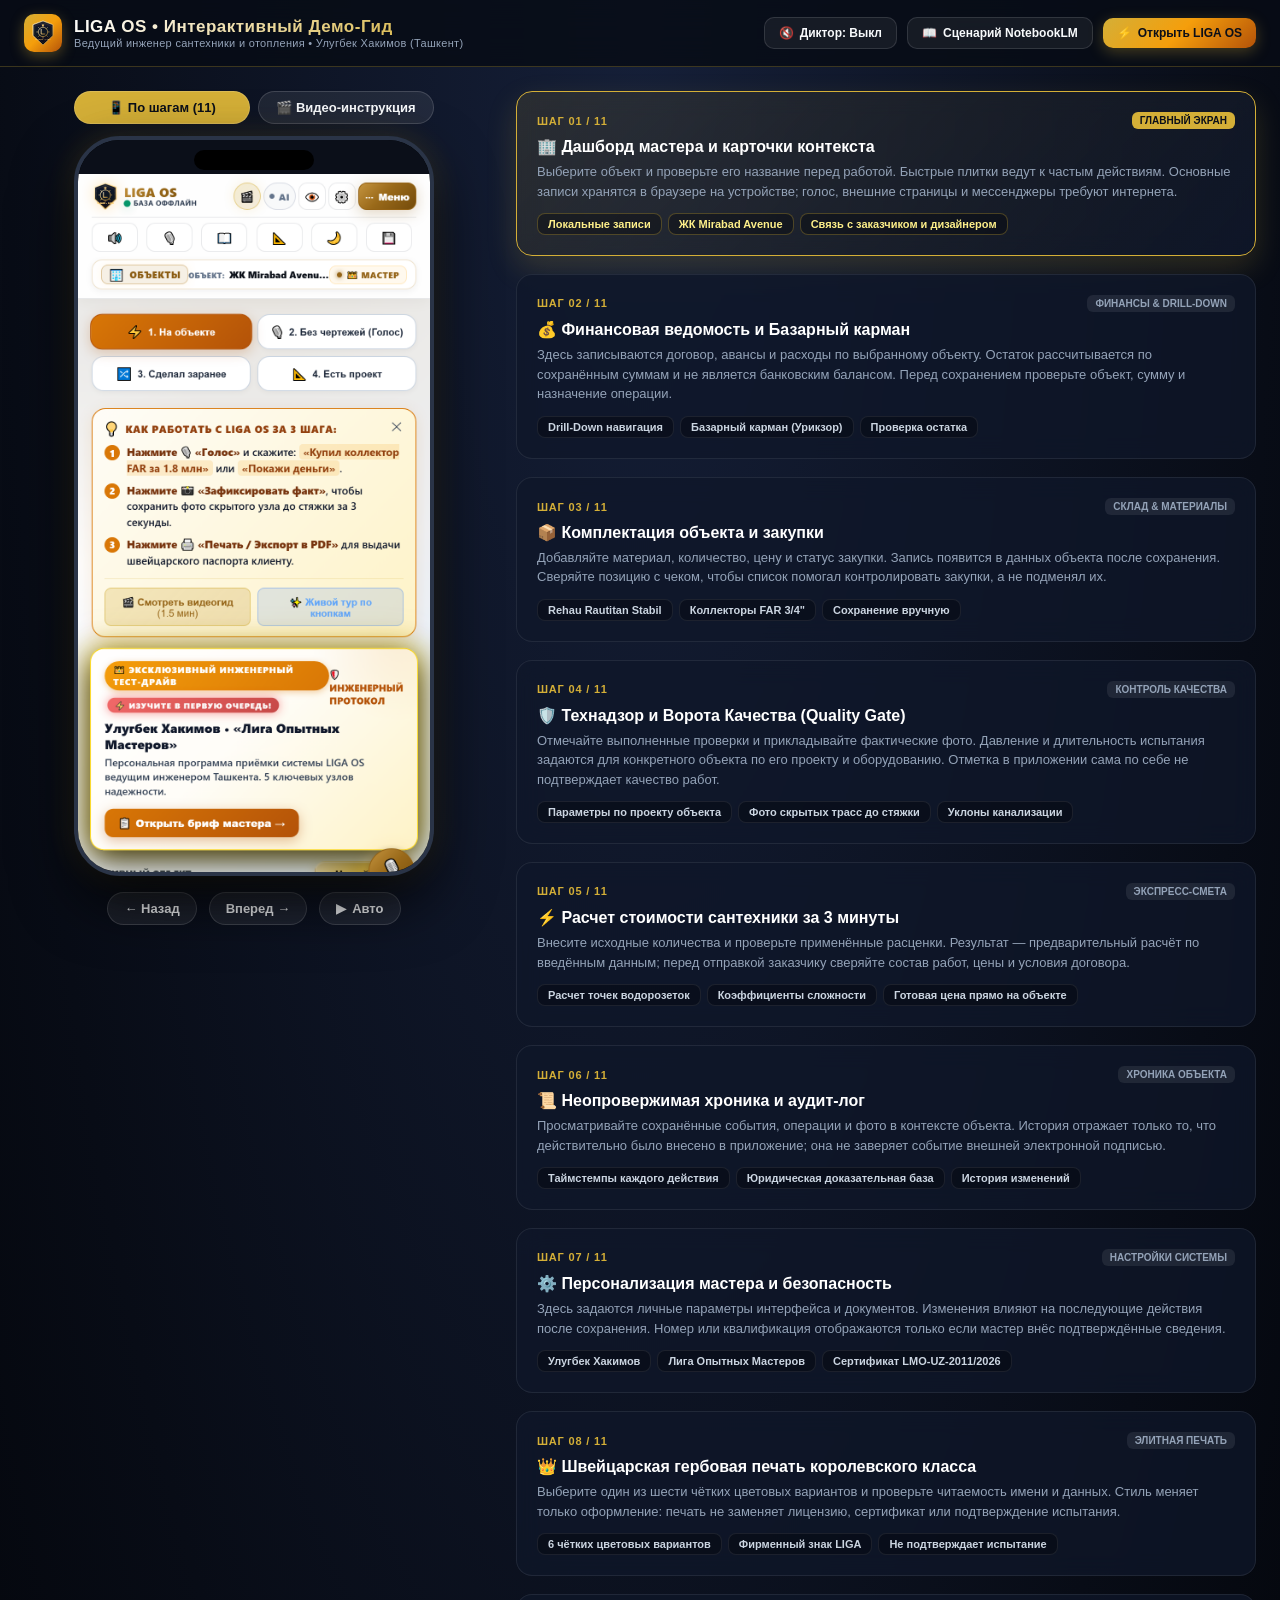
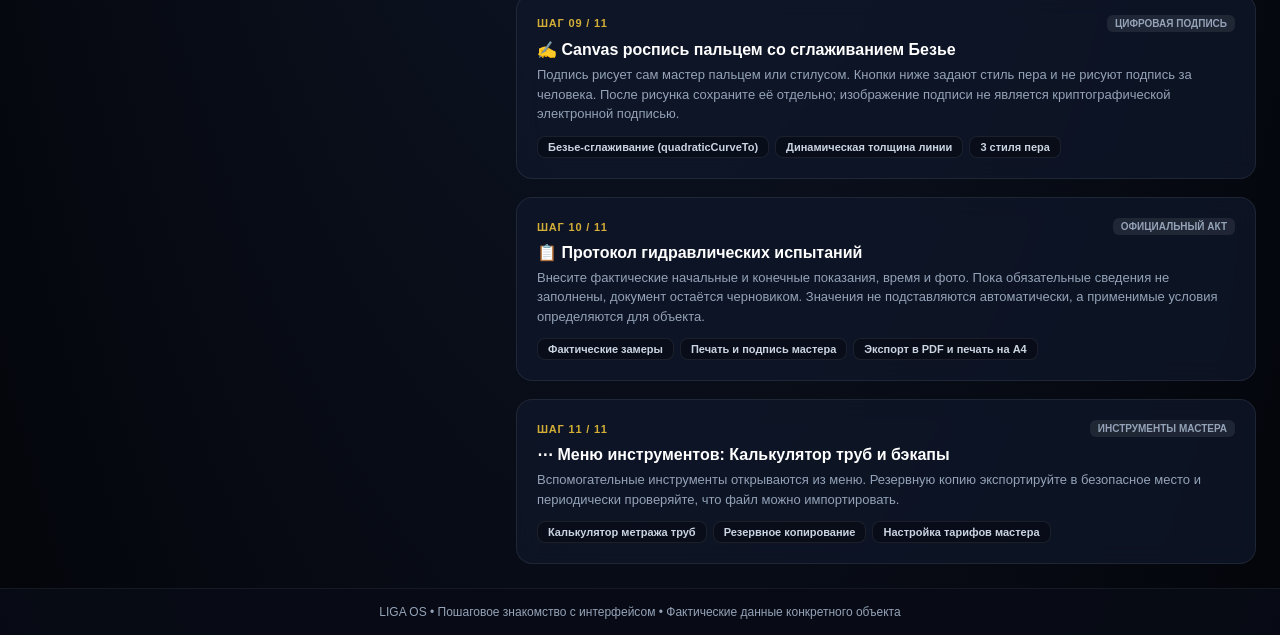
<file: demo/index.html>
<!DOCTYPE html>
<html lang="ru">
<head>
  <meta charset="UTF-8">
  <meta name="viewport" content="width=device-width, initial-scale=1.0">
  <base href="/demo/">
  <title>LIGA OS — Официальная Интерактивная Презентация и Демо-Гид</title>
  <link rel="icon" href="../icons/favicon.ico">
  <style>
    :root {
      --bg-dark: #080c16;
      --bg-card: rgba(15, 23, 42, 0.75);
      --glass-border: rgba(212, 175, 55, 0.25);
      --gold-primary: #d4af37;
      --gold-light: #fef08a;
      --gold-gradient: linear-gradient(135deg, #d4af37 0%, #f59e0b 50%, #b45309 100%);
      --text-main: #f8fafc;
      --text-muted: #94a3b8;
      --neon-emerald: #10b981;
      --neon-cyan: #06b6d4;
      --radius-main: 16px;
      --font-main: -apple-system, BlinkMacSystemFont, "Segoe UI", Roboto, "Helvetica Neue", Arial, sans-serif;
    }

    * {
      box-sizing: border-box;
      margin: 0;
      padding: 0;
    }

    body {
      background: radial-gradient(ellipse at 50% 0%, #151f38 0%, #080c16 70%, #03050a 100%);
      color: var(--text-main);
      font-family: var(--font-main);
      min-height: 100vh;
      display: flex;
      flex-direction: column;
      overflow-x: clip;
    }

    /* Верхняя панель презентации */
    .demo-header {
      display: flex;
      justify-content: space-between;
      align-items: center;
      padding: 14px 24px;
      background: rgba(8, 12, 22, 0.85);
      backdrop-filter: blur(16px);
      border-bottom: 1px solid var(--glass-border);
      position: sticky;
      top: 0;
      z-index: 100;
    }

    .brand-block {
      display: flex;
      align-items: center;
      gap: 12px;
    }

    .brand-logo {
      width: 38px;
      height: 38px;
      border-radius: 10px;
      background: var(--gold-gradient);
      padding: 6px;
      box-shadow: 0 4px 14px rgba(212, 175, 55, 0.35);
    }

    .brand-title {
      font-size: 17px;
      font-weight: 900;
      letter-spacing: 0.5px;
      background: linear-gradient(135deg, #ffffff 0%, var(--gold-primary) 100%);
      -webkit-background-clip: text;
      -webkit-text-fill-color: transparent;
    }

    .brand-tag {
      font-size: 11px;
      color: var(--text-muted);
      letter-spacing: 0.3px;
    }

    .header-actions {
      display: flex;
      align-items: center;
      gap: 10px;
    }

    .btn-action {
      background: rgba(255, 255, 255, 0.06);
      border: 1px solid rgba(255, 255, 255, 0.12);
      color: var(--text-main);
      padding: 8px 14px;
      border-radius: 10px;
      font-size: 12px;
      font-weight: 700;
      cursor: pointer;
      display: flex;
      align-items: center;
      gap: 6px;
      text-decoration: none;
      transition: all 0.2s ease;
    }

    .btn-action:hover {
      background: rgba(212, 175, 55, 0.15);
      border-color: var(--gold-primary);
      transform: translateY(-1px);
    }

    .btn-gold {
      background: var(--gold-gradient);
      color: #0b0f19;
      border: none;
      box-shadow: 0 4px 15px rgba(212, 175, 55, 0.3);
    }

    .btn-gold:hover {
      background: var(--gold-gradient);
      color: #0b0f19;
      box-shadow: 0 6px 20px rgba(212, 175, 55, 0.5);
    }

    .btn-action:focus-visible,
    .control-btn:focus-visible {
      outline: 3px solid #ffe29a;
      outline-offset: 3px;
    }

    /* Основная рабочая область */
    .demo-main {
      flex: 1;
      display: grid;
      grid-template-columns: 460px 1fr;
      align-items: start;
      gap: 32px;
      padding: 24px;
      max-width: 1400px;
      margin: 0 auto;
      width: 100%;
    }

    @media (max-width: 992px) {
      .demo-main {
        grid-template-columns: 1fr;
        padding: 16px;
      }
      .phone-container {
        position: static;
      }
    }

    /* Смартфон-фрейм */
    .phone-container {
      display: flex;
      flex-direction: column;
      align-items: center;
      position: sticky;
      top: 90px;
      align-self: start;
    }

    .phone-mockup {
      width: 360px;
      height: 740px;
      background: #000000;
      border-radius: 46px;
      border: 4px solid #2a3447;
      box-shadow: 0 25px 60px rgba(0, 0, 0, 0.8), 0 0 30px rgba(212, 175, 55, 0.2);
      position: relative;
      overflow: hidden;
      display: flex;
      flex-direction: column;
    }

    .phone-notch {
      position: absolute;
      top: 10px;
      left: 50%;
      transform: translateX(-50%);
      width: 120px;
      height: 20px;
      background: #000;
      border-radius: 12px;
      z-index: 10;
    }

    .phone-screen {
      flex: 1;
      overflow-y: auto;
      background: #0b0f19;
      position: relative;
      padding-top: 34px;
    }

    .phone-screen img {
      width: 100%;
      display: block;
      transition: opacity 0.3s ease;
    }

    .phone-controls {
      display: flex;
      justify-content: center;
      gap: 12px;
      margin-top: 16px;
    }

    .control-btn {
      background: rgba(255, 255, 255, 0.08);
      border: 1px solid rgba(255, 255, 255, 0.15);
      color: var(--text-main);
      padding: 8px 16px;
      border-radius: 20px;
      font-size: 13px;
      font-weight: 700;
      cursor: pointer;
      display: flex;
      align-items: center;
      gap: 6px;
      transition: all 0.2s ease;
    }

    .control-btn:hover {
      background: var(--gold-primary);
      color: #0b0f19;
    }

    /* Панель шагов и описаний */
    .walkthrough-panel {
      display: flex;
      flex-direction: column;
      gap: 18px;
    }

    .step-card {
      background: var(--bg-card);
      border: 1px solid rgba(255, 255, 255, 0.08);
      border-radius: var(--radius-main);
      padding: 20px;
      cursor: pointer;
      transition: all 0.25s cubic-bezier(0.16, 1, 0.3, 1);
      position: relative;
      backdrop-filter: blur(12px);
    }

    .step-card:hover {
      border-color: rgba(212, 175, 55, 0.4);
      transform: translateY(-2px);
      box-shadow: 0 8px 24px rgba(0, 0, 0, 0.4);
    }

    .step-card.active {
      border-color: var(--gold-primary);
      background: linear-gradient(135deg, rgba(212, 175, 55, 0.12) 0%, rgba(15, 23, 42, 0.9) 100%);
      box-shadow: 0 12px 30px rgba(212, 175, 55, 0.18);
    }

    .step-header {
      display: flex;
      justify-content: space-between;
      align-items: center;
      margin-bottom: 8px;
    }

    .step-number {
      font-size: 11px;
      font-weight: 800;
      color: var(--gold-primary);
      text-transform: uppercase;
      letter-spacing: 0.8px;
    }

    .step-badge {
      font-size: 10px;
      font-weight: 800;
      padding: 3px 8px;
      border-radius: 6px;
      background: rgba(255, 255, 255, 0.08);
      color: var(--text-muted);
    }

    .step-card.active .step-badge {
      background: var(--gold-primary);
      color: #0b0f19;
    }

    .step-title {
      font-size: 16px;
      font-weight: 800;
      color: #ffffff;
      margin-bottom: 6px;
    }

    .step-desc {
      font-size: 13px;
      color: var(--text-muted);
      line-height: 1.5;
    }

    .step-features {
      margin-top: 12px;
      display: flex;
      flex-wrap: wrap;
      gap: 6px;
    }

    .feature-chip {
      font-size: 11px;
      font-weight: 600;
      padding: 4px 10px;
      border-radius: 8px;
      background: rgba(0, 0, 0, 0.3);
      border: 1px solid rgba(255, 255, 255, 0.08);
      color: #cbd5e1;
    }

    .step-card.active .feature-chip {
      border-color: rgba(212, 175, 55, 0.3);
      color: var(--gold-light);
    }

    /* Футер */
    .demo-footer {
      padding: 16px 24px;
      text-align: center;
      border-top: 1px solid rgba(255, 255, 255, 0.06);
      background: rgba(8, 12, 22, 0.9);
      font-size: 12px;
      color: var(--text-muted);
    }

    /* Floating Voice Player Indicator */
    .voice-indicator {
      display: flex;
      align-items: center;
      gap: 6px;
      font-size: 11px;
      color: var(--neon-emerald);
      font-weight: 700;
    }

    .pulse-dot {
      width: 8px;
      height: 8px;
      border-radius: 50%;
      background: var(--neon-emerald);
      box-shadow: 0 0 10px var(--neon-emerald);
      animation: pulse 1.5s infinite;
    }

    @keyframes pulse {
      0%, 100% { transform: scale(1); opacity: 1; }
      50% { transform: scale(1.3); opacity: 0.6; }
    }
  </style>
</head>
<body>

  <!-- Верхний статус-бар презентации -->
  <header class="demo-header">
    <div class="brand-block">
      <img src="/icons/logo.svg" alt="LIGA Logo" class="brand-logo">
      <div>
        <div class="brand-title">LIGA OS • Интерактивный Демо-Гид</div>
        <div class="brand-tag">Ведущий инженер сантехники и отопления • Улугбек Хакимов (Ташкент)</div>
      </div>
    </div>
    <div class="header-actions">
      <button id="btn-voice-toggle" class="btn-action" onclick="toggleVoiceNarration()">
        <span id="voice-icon">🔇</span>
        <span id="voice-status">Диктор: Выкл</span>
      </button>
      <a href="NOTEBOOKLM_MASTER_SOURCE.md" target="_blank" rel="noopener" class="btn-action" title="Открыть справочный сценарий">
        <span>📖</span> Сценарий NotebookLM
      </a>
      <a href="/" class="btn-action btn-gold" title="Открыть рабочее приложение LIGA OS">
        <span>⚡</span> Открыть LIGA OS
      </a>
    </div>
  </header>

  <!-- Рабочая область -->
  <main class="demo-main">

    <!-- Левая колонка: интерактивный смартфон -->
    <div class="phone-container">
      <!-- Переключатель режима: Шаги / Видео -->
      <div style="display:flex; gap:8px; margin-bottom:12px; width:100%; max-width:360px;">
        <button id="btn-mode-interactive" class="control-btn" onclick="switchDemoView('interactive')" style="flex:1; justify-content:center; background:var(--gold-primary); color:#0b0f19;">
          📱 По шагам (11)
        </button>
        <button id="btn-mode-video" class="control-btn" onclick="switchDemoView('video')" style="flex:1; justify-content:center;">
          🎬 Видео-инструкция
        </button>
      </div>

      <div class="phone-mockup">
        <div class="phone-notch"></div>
        <div class="phone-screen" id="phone-screen">
          <img id="active-screenshot" src="assets/01_dashboard.png" alt="Главный экран LIGA OS">
          <video id="demo-mp4-video" controls playsinline preload="metadata" poster="assets/01_dashboard.png" style="display:none; width:100%; height:100%; object-fit:contain; background:#000;">
            <source src="liga_os_full_guide.mp4" type="video/mp4">
            Ваш браузер не поддерживает видео.
          </video>
        </div>
      </div>
      <div class="phone-controls" id="phone-nav-controls">
        <button class="control-btn" onclick="prevStep()">← Назад</button>
        <button class="control-btn" onclick="nextStep()">Вперед →</button>
        <button class="control-btn" onclick="toggleAutoPlay()">
          <span id="autoplay-icon">▶</span> Авто
        </button>
      </div>
    </div>

    <!-- Правая колонка: интерактивные шаги -->
    <div class="walkthrough-panel" id="steps-list">

      <!-- Шаг 1 -->
      <div class="step-card active" data-step="0" onclick="goToStep(0)">
        <div class="step-header">
          <span class="step-number">Шаг 01 / 11</span>
          <span class="step-badge">ГЛАВНЫЙ ЭКРАН</span>
        </div>
        <div class="step-title">🏢 Дашборд мастера и карточки контекста</div>
        <div class="step-desc">
          Выберите объект и проверьте его название перед работой. Быстрые плитки ведут к частым действиям. Основные записи хранятся в браузере на устройстве; голос, внешние страницы и мессенджеры требуют интернета.
        </div>
        <div class="step-features">
          <span class="feature-chip">Локальные записи</span>
          <span class="feature-chip">ЖК Mirabad Avenue</span>
          <span class="feature-chip">Связь с заказчиком и дизайнером</span>
        </div>
      </div>

      <!-- Шаг 2 -->
      <div class="step-card" data-step="1" onclick="goToStep(1)">
        <div class="step-header">
          <span class="step-number">Шаг 02 / 11</span>
          <span class="step-badge">ФИНАНСЫ & DRILL-DOWN</span>
        </div>
        <div class="step-title">💰 Финансовая ведомость и Базарный карман</div>
        <div class="step-desc">
          Здесь записываются договор, авансы и расходы по выбранному объекту. Остаток рассчитывается по сохранённым суммам и не является банковским балансом. Перед сохранением проверьте объект, сумму и назначение операции.
        </div>
        <div class="step-features">
          <span class="feature-chip">Drill-Down навигация</span>
          <span class="feature-chip">Базарный карман (Урикзор)</span>
          <span class="feature-chip">Проверка остатка</span>
        </div>
      </div>

      <!-- Шаг 3 -->
      <div class="step-card" data-step="2" onclick="goToStep(2)">
        <div class="step-header">
          <span class="step-number">Шаг 03 / 11</span>
          <span class="step-badge">СКЛАД & МАТЕРИАЛЫ</span>
        </div>
        <div class="step-title">📦 Комплектация объекта и закупки</div>
        <div class="step-desc">
          Добавляйте материал, количество, цену и статус закупки. Запись появится в данных объекта после сохранения. Сверяйте позицию с чеком, чтобы список помогал контролировать закупки, а не подменял их.
        </div>
        <div class="step-features">
          <span class="feature-chip">Rehau Rautitan Stabil</span>
          <span class="feature-chip">Коллекторы FAR 3/4"</span>
          <span class="feature-chip">Сохранение вручную</span>
        </div>
      </div>

      <!-- Шаг 4 -->
      <div class="step-card" data-step="3" onclick="goToStep(3)">
        <div class="step-header">
          <span class="step-number">Шаг 04 / 11</span>
          <span class="step-badge">КОНТРОЛЬ КАЧЕСТВА</span>
        </div>
        <div class="step-title">🛡️ Технадзор и Ворота Качества (Quality Gate)</div>
        <div class="step-desc">
          Отмечайте выполненные проверки и прикладывайте фактические фото. Давление и длительность испытания задаются для конкретного объекта по его проекту и оборудованию. Отметка в приложении сама по себе не подтверждает качество работ.
        </div>
        <div class="step-features">
          <span class="feature-chip">Параметры по проекту объекта</span>
          <span class="feature-chip">Фото скрытых трасс до стяжки</span>
          <span class="feature-chip">Уклоны канализации</span>
        </div>
      </div>

      <!-- Шаг 5 -->
      <div class="step-card" data-step="4" onclick="goToStep(4)">
        <div class="step-header">
          <span class="step-number">Шаг 05 / 11</span>
          <span class="step-badge">ЭКСПРЕСС-СМЕТА</span>
        </div>
        <div class="step-title">⚡ Расчет стоимости сантехники за 3 минуты</div>
        <div class="step-desc">
          Внесите исходные количества и проверьте применённые расценки. Результат — предварительный расчёт по введённым данным; перед отправкой заказчику сверяйте состав работ, цены и условия договора.
        </div>
        <div class="step-features">
          <span class="feature-chip">Расчет точек водорозеток</span>
          <span class="feature-chip">Коэффициенты сложности</span>
          <span class="feature-chip">Готовая цена прямо на объекте</span>
        </div>
      </div>

      <!-- Шаг 6 -->
      <div class="step-card" data-step="5" onclick="goToStep(5)">
        <div class="step-header">
          <span class="step-number">Шаг 06 / 11</span>
          <span class="step-badge">ХРОНИКА ОБЪЕКТА</span>
        </div>
        <div class="step-title">📜 Неопровержимая хроника и аудит-лог</div>
        <div class="step-desc">
          Просматривайте сохранённые события, операции и фото в контексте объекта. История отражает только то, что действительно было внесено в приложение; она не заверяет событие внешней электронной подписью.
        </div>
        <div class="step-features">
          <span class="feature-chip">Таймстемпы каждого действия</span>
          <span class="feature-chip">Юридическая доказательная база</span>
          <span class="feature-chip">История изменений</span>
        </div>
      </div>

      <!-- Шаг 7 -->
      <div class="step-card" data-step="6" onclick="goToStep(6)">
        <div class="step-header">
          <span class="step-number">Шаг 07 / 11</span>
          <span class="step-badge">НАСТРОЙКИ СИСТЕМЫ</span>
        </div>
        <div class="step-title">⚙️ Персонализация мастера и безопасность</div>
        <div class="step-desc">
          Здесь задаются личные параметры интерфейса и документов. Изменения влияют на последующие действия после сохранения. Номер или квалификация отображаются только если мастер внёс подтверждённые сведения.
        </div>
        <div class="step-features">
          <span class="feature-chip">Улугбек Хакимов</span>
          <span class="feature-chip">Лига Опытных Мастеров</span>
          <span class="feature-chip">Сертификат LMO-UZ-2011/2026</span>
        </div>
      </div>

      <!-- Шаг 8 -->
      <div class="step-card" data-step="7" onclick="goToStep(7)">
        <div class="step-header">
          <span class="step-number">Шаг 08 / 11</span>
          <span class="step-badge">ЭЛИТНАЯ ПЕЧАТЬ</span>
        </div>
        <div class="step-title">👑 Швейцарская гербовая печать королевского класса</div>
        <div class="step-desc">
          Выберите один из шести чётких цветовых вариантов и проверьте читаемость имени и данных. Стиль меняет только оформление: печать не заменяет лицензию, сертификат или подтверждение испытания.
        </div>
        <div class="step-features">
          <span class="feature-chip">6 чётких цветовых вариантов</span>
          <span class="feature-chip">Фирменный знак LIGA</span>
          <span class="feature-chip">Не подтверждает испытание</span>
        </div>
      </div>

      <!-- Шаг 9 -->
      <div class="step-card" data-step="8" onclick="goToStep(8)">
        <div class="step-header">
          <span class="step-number">Шаг 09 / 11</span>
          <span class="step-badge">ЦИФРОВАЯ ПОДПИСЬ</span>
        </div>
        <div class="step-title">✍️ Canvas роспись пальцем со сглаживанием Безье</div>
        <div class="step-desc">
          Подпись рисует сам мастер пальцем или стилусом. Кнопки ниже задают стиль пера и не рисуют подпись за человека. После рисунка сохраните её отдельно; изображение подписи не является криптографической электронной подписью.
        </div>
        <div class="step-features">
          <span class="feature-chip">Безье-сглаживание (quadraticCurveTo)</span>
          <span class="feature-chip">Динамическая толщина линии</span>
          <span class="feature-chip">3 стиля пера</span>
        </div>
      </div>

      <!-- Шаг 10 -->
      <div class="step-card" data-step="9" onclick="goToStep(9)">
        <div class="step-header">
          <span class="step-number">Шаг 10 / 11</span>
          <span class="step-badge">ОФИЦИАЛЬНЫЙ АКТ</span>
        </div>
        <div class="step-title">📋 Протокол гидравлических испытаний</div>
        <div class="step-desc">
          Внесите фактические начальные и конечные показания, время и фото. Пока обязательные сведения не заполнены, документ остаётся черновиком. Значения не подставляются автоматически, а применимые условия определяются для объекта.
        </div>
        <div class="step-features">
          <span class="feature-chip">Фактические замеры</span>
          <span class="feature-chip">Печать и подпись мастера</span>
          <span class="feature-chip">Экспорт в PDF и печать на А4</span>
        </div>
      </div>

      <!-- Шаг 11 -->
      <div class="step-card" data-step="10" onclick="goToStep(10)">
        <div class="step-header">
          <span class="step-number">Шаг 11 / 11</span>
          <span class="step-badge">ИНСТРУМЕНТЫ МАСТЕРА</span>
        </div>
        <div class="step-title">⋯ Меню инструментов: Калькулятор труб и бэкапы</div>
        <div class="step-desc">
          Вспомогательные инструменты открываются из меню. Резервную копию экспортируйте в безопасное место и периодически проверяйте, что файл можно импортировать.
        </div>
        <div class="step-features">
          <span class="feature-chip">Калькулятор метража труб</span>
          <span class="feature-chip">Резервное копирование</span>
          <span class="feature-chip">Настройка тарифов мастера</span>
        </div>
      </div>

    </div>

  </main>

  <!-- Футер -->
  <footer class="demo-footer">
    LIGA OS • Пошаговое знакомство с интерфейсом • Фактические данные конкретного объекта
  </footer>

  <script>
    const screenshots = [
      'assets/01_dashboard.png',
      'assets/02_finances.png',
      'assets/03_materials.png',
      'assets/04_checklist.png',
      'assets/05_estimate.png',
      'assets/06_history.png',
      'assets/07_settings.png',
      'assets/08_seal_preview.png',
      'assets/09_signature_pad.png',
      'assets/10_pressure_act.png',
      'assets/11_more_menu.png'
    ];

    const voiceTexts = [
      "Шаг первый. Выберите объект и проверьте его название. Плитки помогают быстро перейти к частым действиям. Интернет нужен для голоса и внешних ссылок.",
      "Шаг второй. В разделе Финансы записывайте договор, авансы и расходы. Расчётный остаток зависит от внесённых сумм — проверьте их перед сохранением.",
      "Шаг третий. В Складе укажите купленный материал, количество, цену и статус. Сверьте данные с чеком перед тем, как сохранить запись.",
      "Шаг четвёртый. В Контроле отмечайте только выполненные проверки и прикладывайте фактические фотографии. Условия испытания выбираются для конкретного объекта.",
      "Шаг пятый. Смета рассчитывается по введённым количествам и расценкам. Перед отправкой заказчику проверьте состав работ и итоговые суммы.",
      "Шаг шестой. История показывает записи и фотографии, которые были внесены в приложение. Это журнал приложения, а не независимое заверение фактов.",
      "Шаг седьмой. В Настройках укажите свои данные. Вносите номер квалификации только если он действительно выдан и проверен.",
      "Шаг восьмой. Печать оформляет документ фирменным знаком LIGA. Она не заменяет лицензию и не подтверждает результаты испытаний.",
      "Шаг девятый. Подпись рисует сам мастер. Выберите стиль пера, нарисуйте подпись рукой и сохраните её отдельно.",
      "Шаг десятый. В протокол внесите фактические показания, даты, длительность и фотографии. Пока данных недостаточно, документ остаётся черновиком.",
      "Шаг одиннадцатый. В меню найдите вспомогательные функции и резервную копию. Храните экспорт в безопасном месте и проверяйте восстановление."
    ];

    let currentStepIdx = 0;
    let isVoiceEnabled = false;
    let autoPlayTimer = null;

    function goToStep(idx) {
      if (idx < 0 || idx >= screenshots.length) return;
      currentStepIdx = idx;

      // 1. Обновляем изображение в смартфоне с плавной анимацией
      const img = document.getElementById('active-screenshot');
      img.style.opacity = '0.3';
      setTimeout(() => {
        img.src = screenshots[idx];
        img.style.opacity = '1';
      }, 150);

      // Скроллим телефон наверх
      const screen = document.getElementById('phone-screen');
      if (screen) screen.scrollTop = 0;

      // 2. Подсвечиваем активную карточку
      document.querySelectorAll('.step-card').forEach((card, i) => {
        if (i === idx) {
          card.classList.add('active');
          card.scrollIntoView({ behavior: 'smooth', block: 'nearest' });
        } else {
          card.classList.remove('active');
        }
      });

      // 3. Озвучиваем диктором, если включено
      if (isVoiceEnabled) {
        speakText(voiceTexts[idx]);
      }
    }

    function prevStep() {
      const nextIdx = currentStepIdx > 0 ? currentStepIdx - 1 : screenshots.length - 1;
      goToStep(nextIdx);
    }

    function nextStep() {
      const nextIdx = currentStepIdx < screenshots.length - 1 ? currentStepIdx + 1 : 0;
      goToStep(nextIdx);
    }

    function toggleAutoPlay() {
      const btn = document.getElementById('autoplay-icon');
      if (autoPlayTimer) {
        clearInterval(autoPlayTimer);
        autoPlayTimer = null;
        btn.innerText = '▶';
      } else {
        btn.innerText = '⏸';
        nextStep();
        autoPlayTimer = setInterval(() => {
          nextStep();
        }, 8000);
      }
    }

    function toggleVoiceNarration() {
      isVoiceEnabled = !isVoiceEnabled;
      const statusEl = document.getElementById('voice-status');
      const iconEl = document.getElementById('voice-icon');
      if (isVoiceEnabled) {
        statusEl.innerText = 'Диктор: Вкл';
        iconEl.innerText = '🔊';
        speakText(voiceTexts[currentStepIdx]);
      } else {
        statusEl.innerText = 'Диктор: Выкл';
        iconEl.innerText = '🔇';
        if (window.speechSynthesis) window.speechSynthesis.cancel();
      }
    }

    function speakText(text) {
      if (!window.speechSynthesis) return;
      window.speechSynthesis.cancel();
      const utterance = new SpeechSynthesisUtterance(text);
      utterance.lang = 'ru-RU';
      utterance.rate = 1.05;
      utterance.pitch = 1.0;
      window.speechSynthesis.speak(utterance);
    }

    function switchDemoView(mode) {
      const img = document.getElementById('active-screenshot');
      const vid = document.getElementById('demo-mp4-video');
      const btnInt = document.getElementById('btn-mode-interactive');
      const btnVid = document.getElementById('btn-mode-video');
      const navControls = document.getElementById('phone-nav-controls');

      if (mode === 'video') {
        img.style.display = 'none';
        vid.style.display = 'block';
        vid.currentTime = 0;
        vid.play().catch(() => {});
        btnInt.style.background = 'rgba(255,255,255,0.08)';
        btnInt.style.color = '#fff';
        btnVid.style.background = 'var(--gold-primary)';
        btnVid.style.color = '#0b0f19';
        if (navControls) navControls.style.opacity = '0.4';
        if (window.speechSynthesis) window.speechSynthesis.cancel();
      } else {
        vid.pause();
        vid.style.display = 'none';
        img.style.display = 'block';
        btnVid.style.background = 'rgba(255,255,255,0.08)';
        btnVid.style.color = '#fff';
        btnInt.style.background = 'var(--gold-primary)';
        btnInt.style.color = '#0b0f19';
        if (navControls) navControls.style.opacity = '1';
        goToStep(currentStepIdx);
      }
    }
  </script>
</body>
</html>
</file>
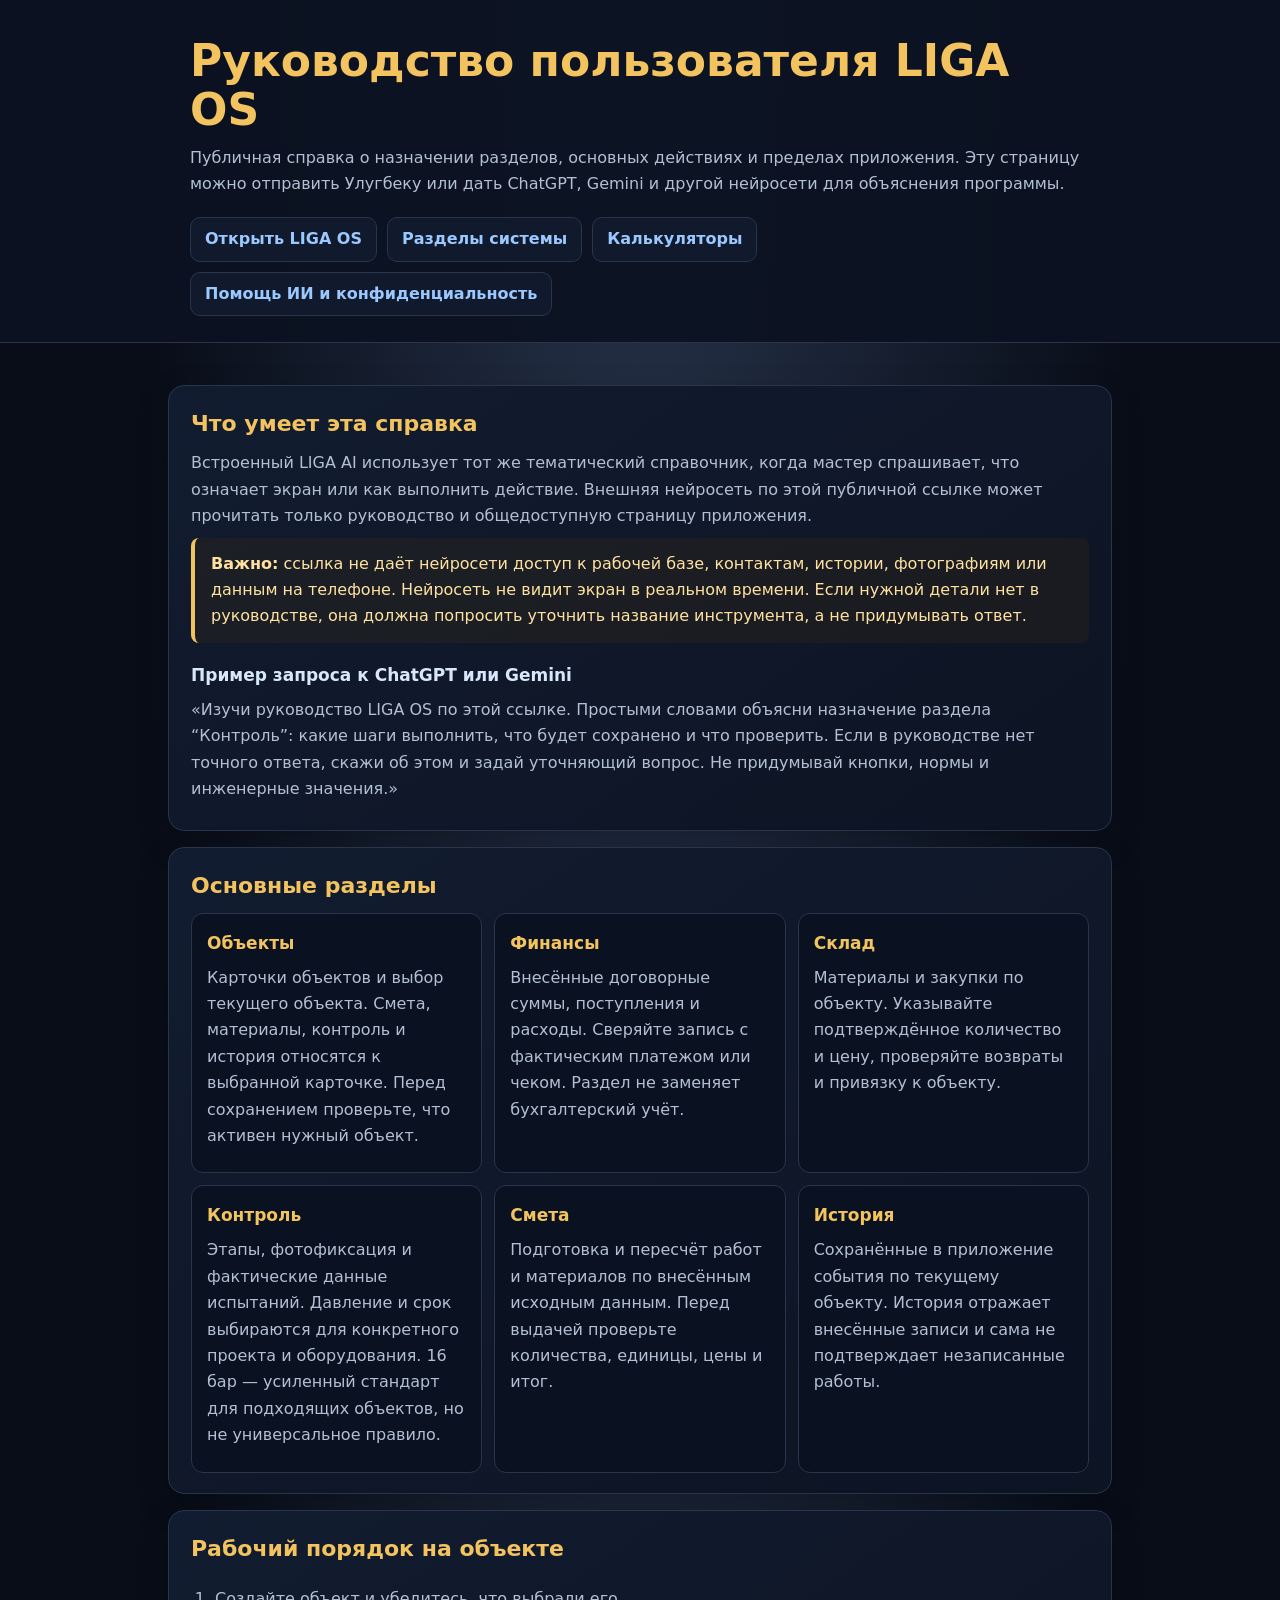
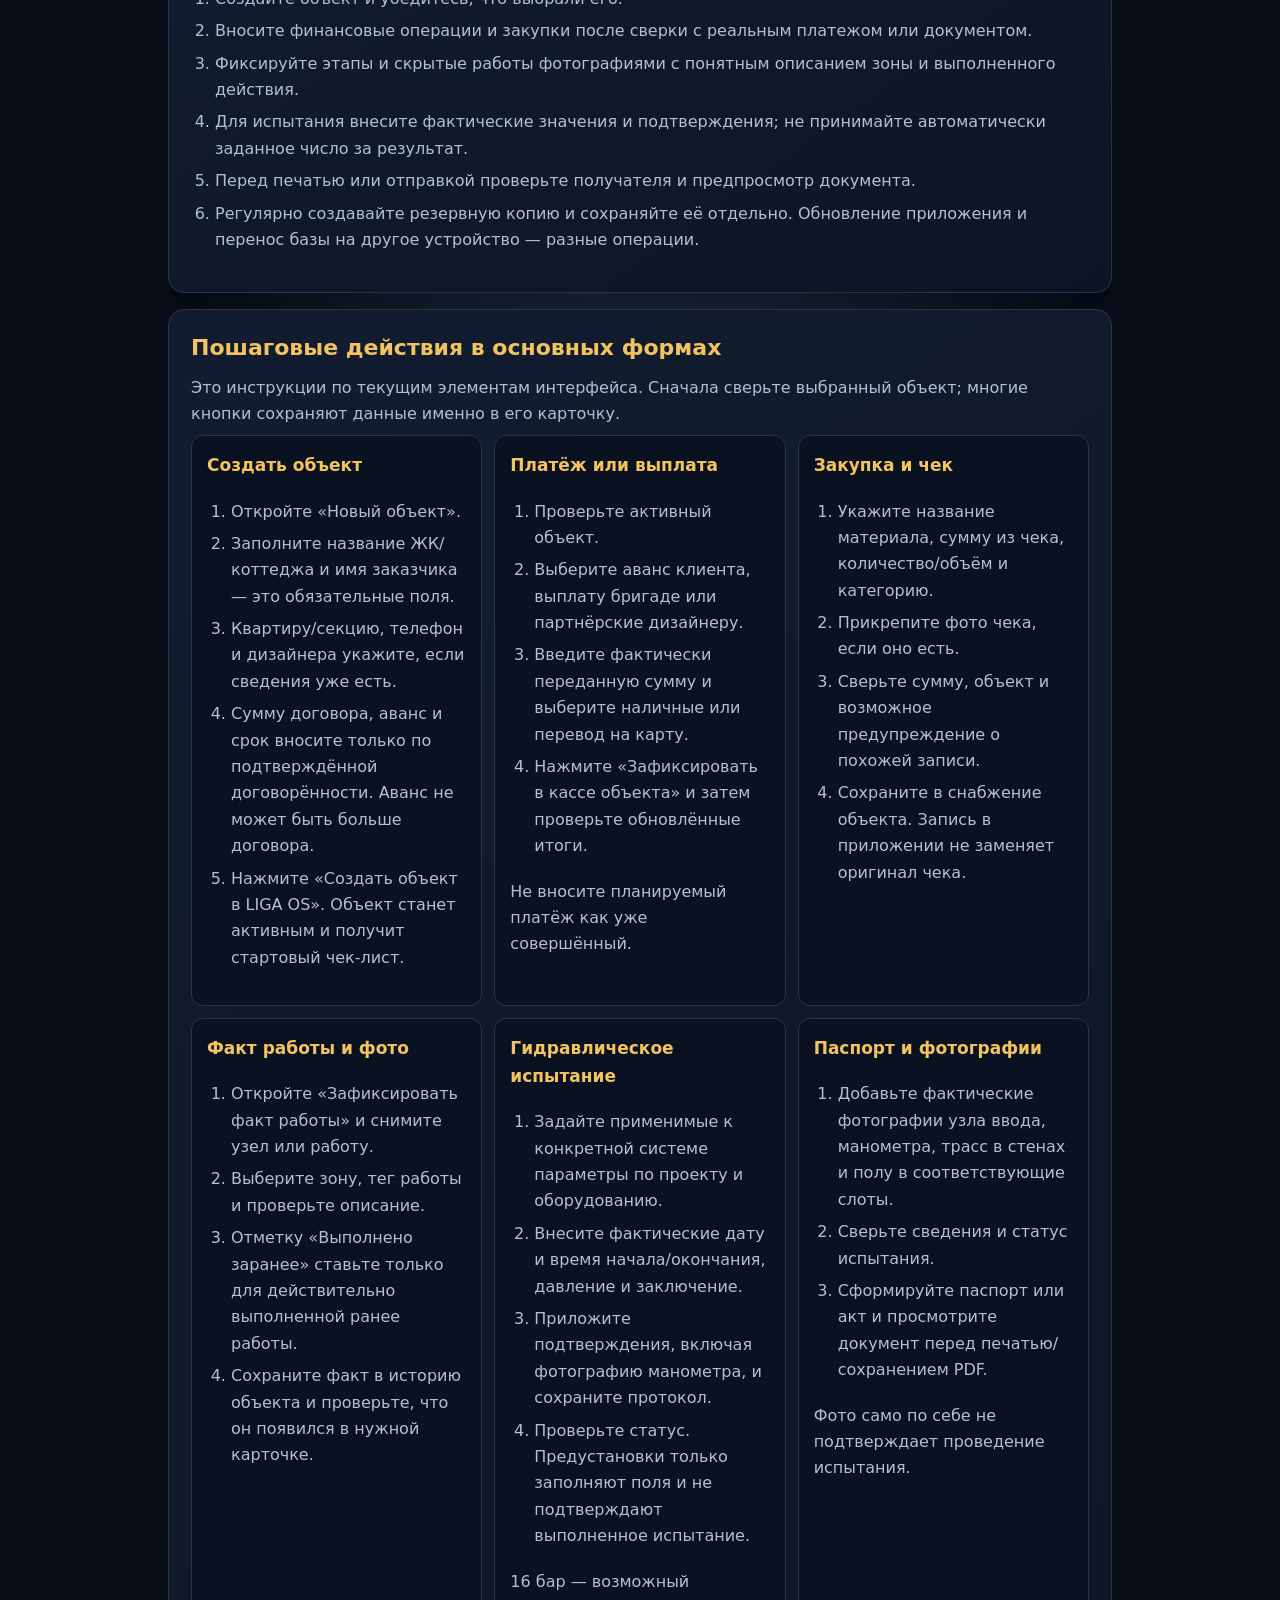
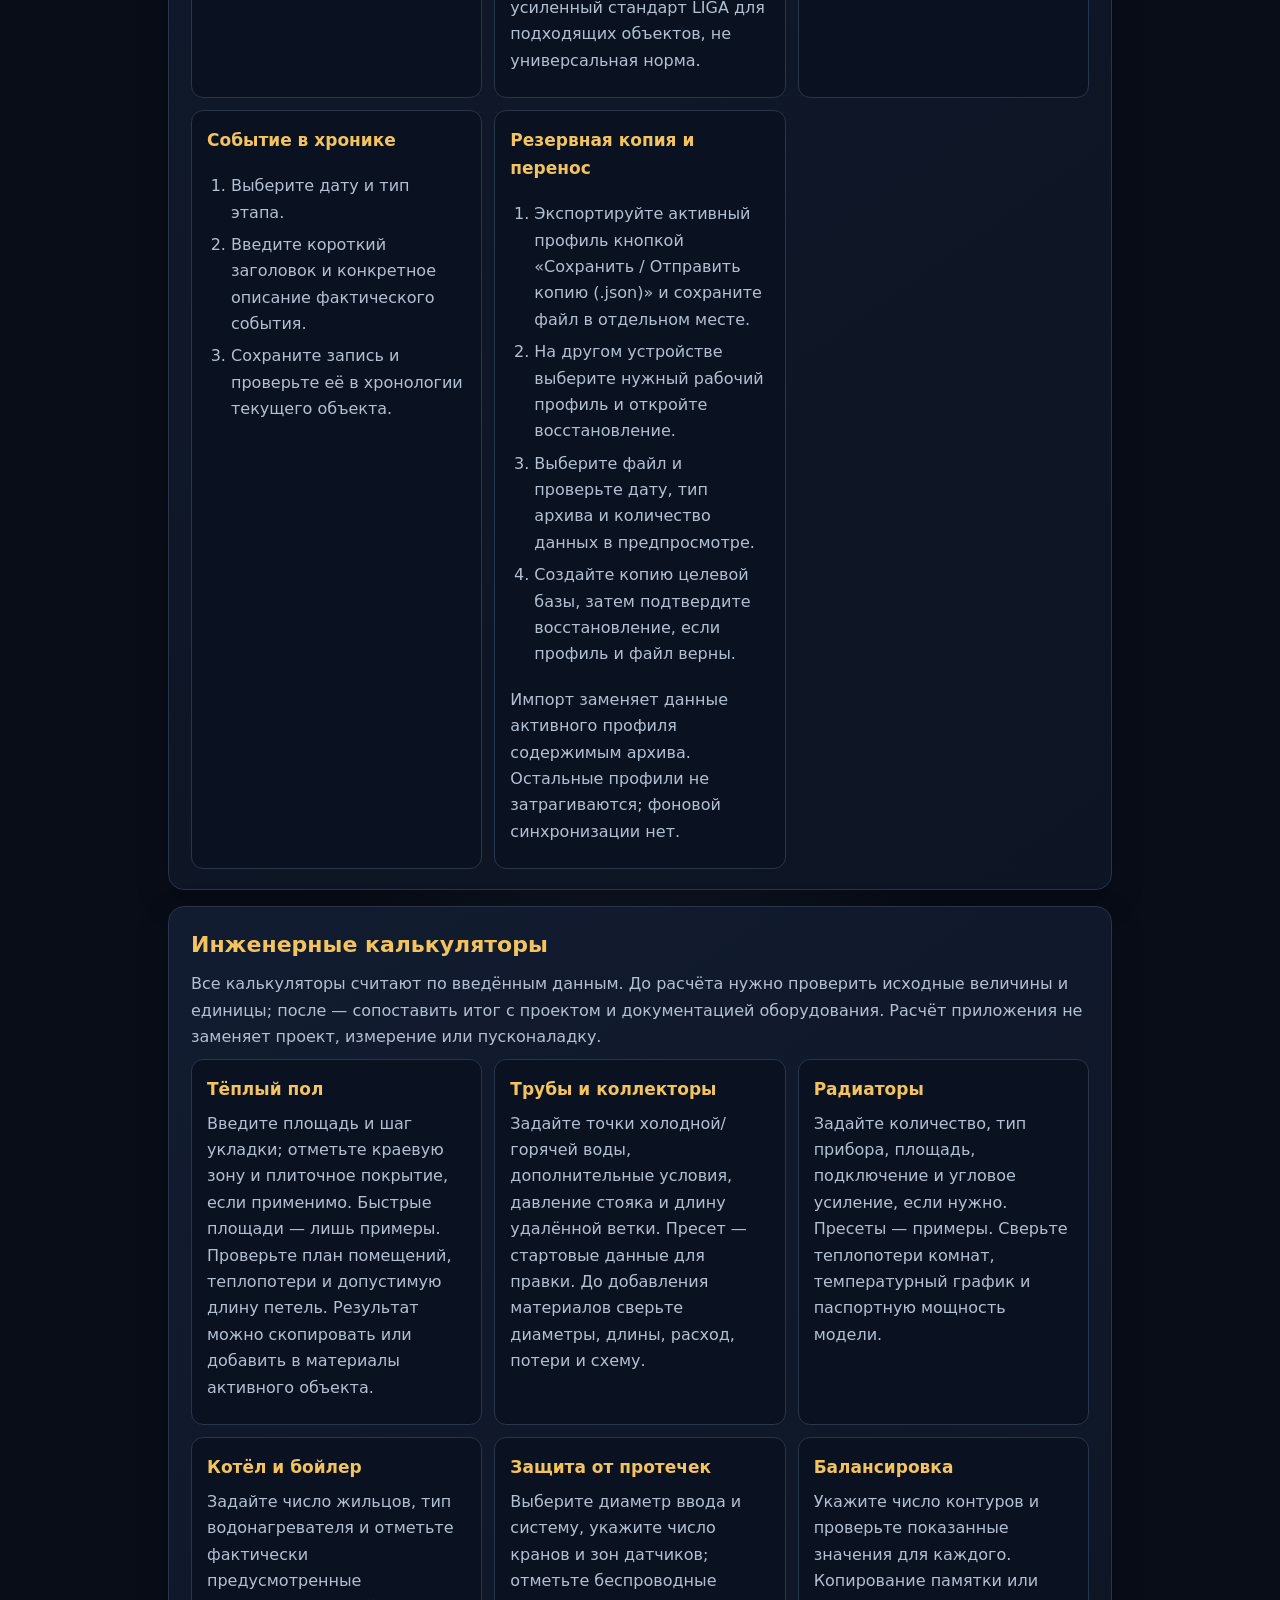
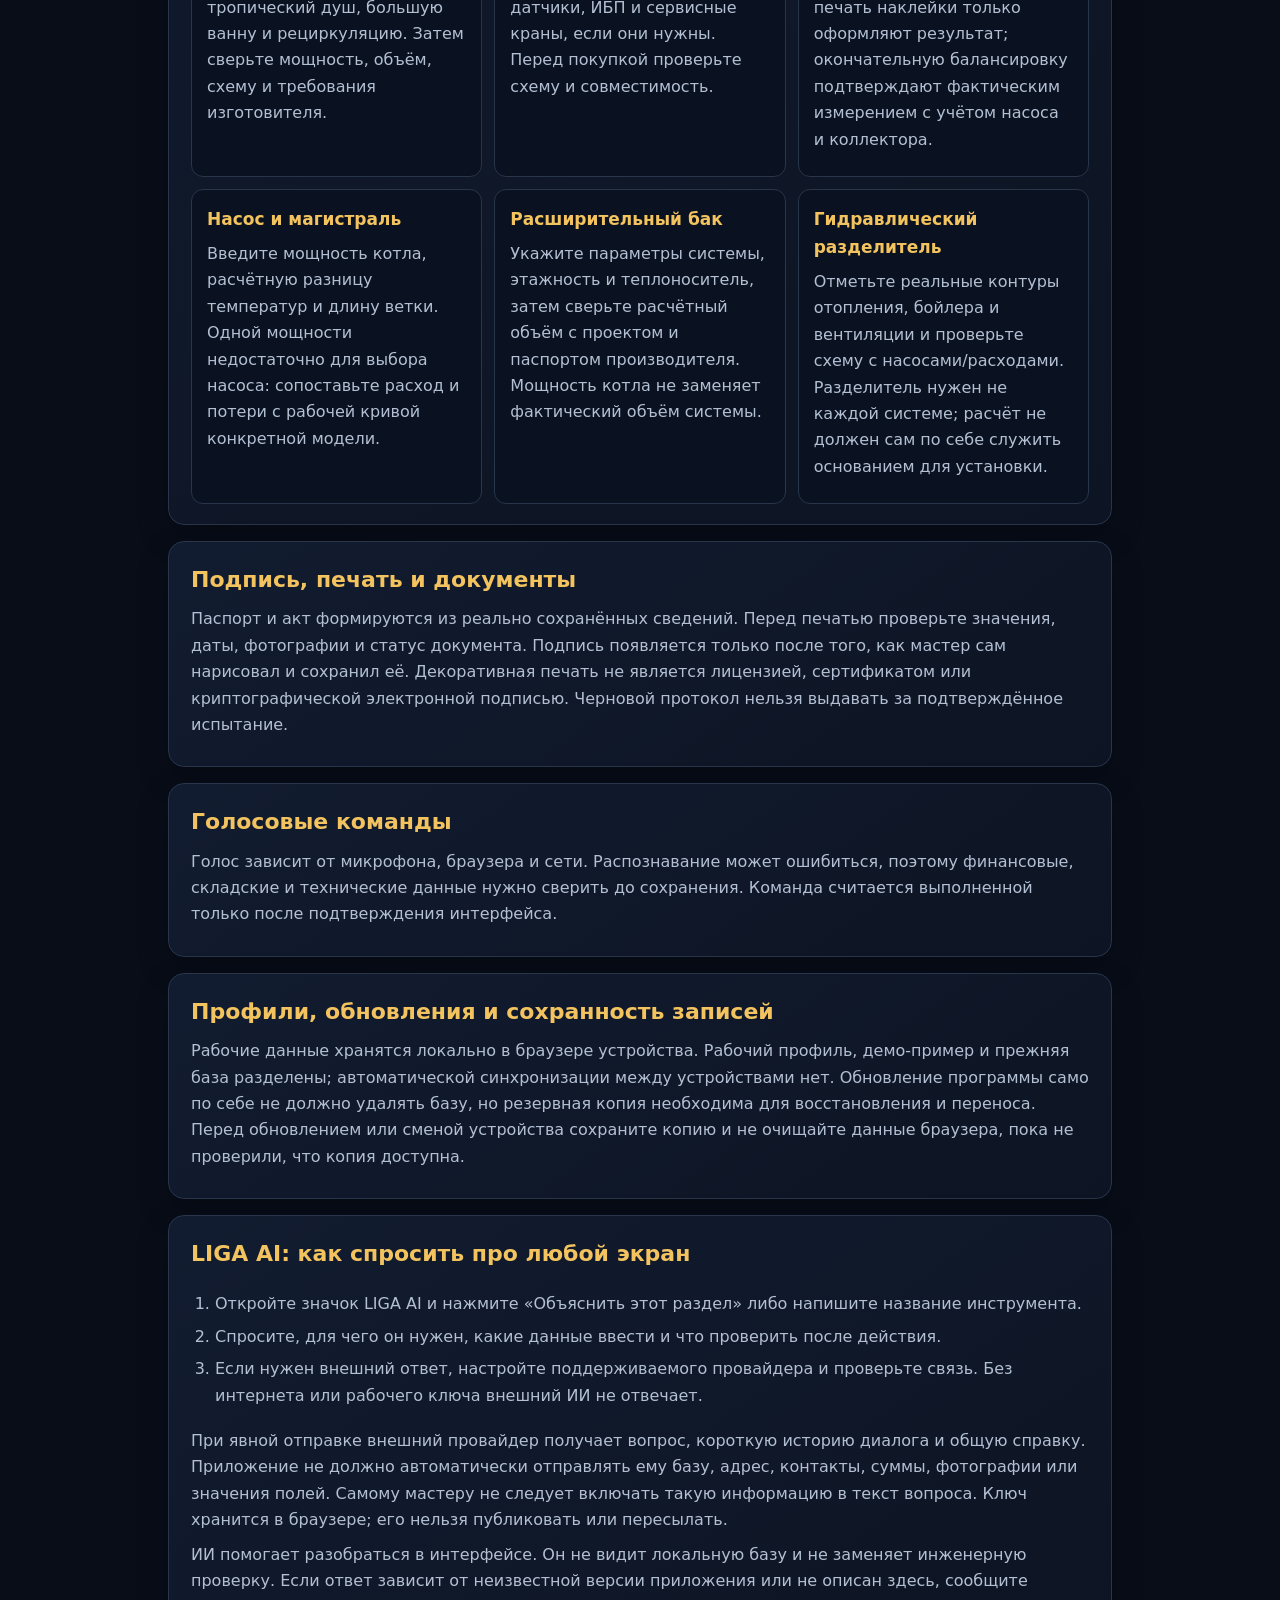
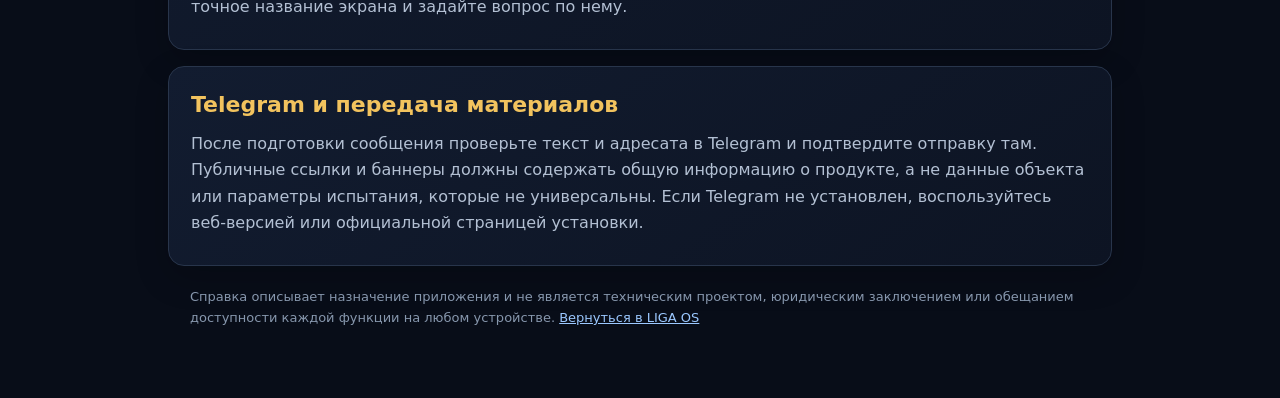
<file: help/index.html>
<!doctype html>
<html lang="ru">
<head>
  <meta charset="utf-8">
  <meta name="viewport" content="width=device-width, initial-scale=1">
  <meta name="description" content="Публичное руководство пользователя LIGA OS: назначение разделов, порядок работы и ограничения инструментов.">
  <meta name="robots" content="index,follow">
  <link rel="canonical" href="https://liga-master-uz.vercel.app/help/">
  <title>Руководство пользователя — LIGA OS</title>
  <style>
    :root{color-scheme:dark;--bg:#080d18;--panel:#111a2c;--line:#28354b;--gold:#f2c35e;--text:#edf2fa;--muted:#b3c0d3;--blue:#9bc8ff;--warn:#ffe2a1}
    *{box-sizing:border-box}body{margin:0;background:radial-gradient(ellipse at 50% -10%,#27334a 0,#080d18 55%);color:var(--text);font:16px/1.65 system-ui,"Segoe UI",sans-serif}
    header{padding:36px 20px 26px;border-bottom:1px solid var(--line);background:#0b1220eF}main{max-width:980px;margin:0 auto;padding:26px 18px 70px}h1{max-width:900px;margin:0 auto 10px;font-size:clamp(28px,5vw,44px);line-height:1.12;color:var(--gold)}header p{max-width:900px;margin:8px auto;color:var(--muted)}nav{max-width:900px;margin:20px auto 0;display:flex;flex-wrap:wrap;gap:10px}a{color:var(--blue)}nav a,.button{display:inline-flex;align-items:center;min-height:42px;padding:8px 14px;border:1px solid var(--line);border-radius:10px;background:var(--panel);text-decoration:none;font-weight:700}.card{margin:16px 0;padding:20px 22px;border:1px solid var(--line);border-radius:16px;background:linear-gradient(145deg,#121c30,#0d1423);box-shadow:0 12px 34px #0003}h2{margin:0 0 8px;color:var(--gold);font-size:22px}h3{margin:18px 0 4px;color:#d8e7fa;font-size:17px}p{margin:8px 0;color:var(--muted)}ul,ol{padding-left:24px;color:var(--muted)}li{padding:3px 0}.notice{padding:13px 16px;border-left:4px solid var(--gold);border-radius:8px;background:#382b124c;color:var(--warn)}.grid{display:grid;grid-template-columns:repeat(auto-fit,minmax(270px,1fr));gap:12px}.mini{padding:15px;border:1px solid var(--line);border-radius:12px;background:#0a1120}.mini h3{margin:0 0 5px;color:var(--gold)}code{color:#ffe2a1}footer{max-width:900px;margin:20px auto 0;color:#8797ad;font-size:13px}@media(max-width:600px){header{padding-top:26px}.card{padding:17px}.grid{grid-template-columns:1fr}}
  </style>
</head>
<body>
  <header>
    <h1>Руководство пользователя LIGA OS</h1>
    <p>Публичная справка о назначении разделов, основных действиях и пределах приложения. Эту страницу можно отправить Улугбеку или дать ChatGPT, Gemini и другой нейросети для объяснения программы.</p>
    <nav aria-label="Основные ссылки"><a href="../">Открыть LIGA OS</a><a href="#разделы">Разделы системы</a><a href="#калькуляторы">Калькуляторы</a><a href="#ai">Помощь ИИ и конфиденциальность</a></nav>
  </header>
  <main>
    <section class="card">
      <h2>Что умеет эта справка</h2>
      <p>Встроенный LIGA AI использует тот же тематический справочник, когда мастер спрашивает, что означает экран или как выполнить действие. Внешняя нейросеть по этой публичной ссылке может прочитать только руководство и общедоступную страницу приложения.</p>
      <p class="notice"><strong>Важно:</strong> ссылка не даёт нейросети доступ к рабочей базе, контактам, истории, фотографиям или данным на телефоне. Нейросеть не видит экран в реальном времени. Если нужной детали нет в руководстве, она должна попросить уточнить название инструмента, а не придумывать ответ.</p>
      <h3>Пример запроса к ChatGPT или Gemini</h3>
      <p>«Изучи руководство LIGA OS по этой ссылке. Простыми словами объясни назначение раздела “Контроль”: какие шаги выполнить, что будет сохранено и что проверить. Если в руководстве нет точного ответа, скажи об этом и задай уточняющий вопрос. Не придумывай кнопки, нормы и инженерные значения.»</p>
    </section>

    <section class="card" id="разделы">
      <h2>Основные разделы</h2>
      <div class="grid">
        <article class="mini"><h3>Объекты</h3><p>Карточки объектов и выбор текущего объекта. Смета, материалы, контроль и история относятся к выбранной карточке. Перед сохранением проверьте, что активен нужный объект.</p></article>
        <article class="mini"><h3>Финансы</h3><p>Внесённые договорные суммы, поступления и расходы. Сверяйте запись с фактическим платежом или чеком. Раздел не заменяет бухгалтерский учёт.</p></article>
        <article class="mini"><h3>Склад</h3><p>Материалы и закупки по объекту. Указывайте подтверждённое количество и цену, проверяйте возвраты и привязку к объекту.</p></article>
        <article class="mini"><h3>Контроль</h3><p>Этапы, фотофиксация и фактические данные испытаний. Давление и срок выбираются для конкретного проекта и оборудования. 16 бар — усиленный стандарт для подходящих объектов, но не универсальное правило.</p></article>
        <article class="mini"><h3>Смета</h3><p>Подготовка и пересчёт работ и материалов по внесённым исходным данным. Перед выдачей проверьте количества, единицы, цены и итог.</p></article>
        <article class="mini"><h3>История</h3><p>Сохранённые в приложение события по текущему объекту. История отражает внесённые записи и сама не подтверждает незаписанные работы.</p></article>
      </div>
    </section>

    <section class="card">
      <h2>Рабочий порядок на объекте</h2>
      <ol>
        <li>Создайте объект и убедитесь, что выбрали его.</li>
        <li>Вносите финансовые операции и закупки после сверки с реальным платежом или документом.</li>
        <li>Фиксируйте этапы и скрытые работы фотографиями с понятным описанием зоны и выполненного действия.</li>
        <li>Для испытания внесите фактические значения и подтверждения; не принимайте автоматически заданное число за результат.</li>
        <li>Перед печатью или отправкой проверьте получателя и предпросмотр документа.</li>
        <li>Регулярно создавайте резервную копию и сохраняйте её отдельно. Обновление приложения и перенос базы на другое устройство — разные операции.</li>
      </ol>
    </section>

    <section class="card" id="пошаговые-действия">
      <h2>Пошаговые действия в основных формах</h2>
      <p>Это инструкции по текущим элементам интерфейса. Сначала сверьте выбранный объект; многие кнопки сохраняют данные именно в его карточку.</p>
      <div class="grid">
        <article class="mini"><h3>Создать объект</h3><ol><li>Откройте «Новый объект».</li><li>Заполните название ЖК/коттеджа и имя заказчика — это обязательные поля.</li><li>Квартиру/секцию, телефон и дизайнера укажите, если сведения уже есть.</li><li>Сумму договора, аванс и срок вносите только по подтверждённой договорённости. Аванс не может быть больше договора.</li><li>Нажмите «Создать объект в LIGA OS». Объект станет активным и получит стартовый чек-лист.</li></ol></article>
        <article class="mini"><h3>Платёж или выплата</h3><ol><li>Проверьте активный объект.</li><li>Выберите аванс клиента, выплату бригаде или партнёрские дизайнеру.</li><li>Введите фактически переданную сумму и выберите наличные или перевод на карту.</li><li>Нажмите «Зафиксировать в кассе объекта» и затем проверьте обновлённые итоги.</li></ol><p>Не вносите планируемый платёж как уже совершённый.</p></article>
        <article class="mini"><h3>Закупка и чек</h3><ol><li>Укажите название материала, сумму из чека, количество/объём и категорию.</li><li>Прикрепите фото чека, если оно есть.</li><li>Сверьте сумму, объект и возможное предупреждение о похожей записи.</li><li>Сохраните в снабжение объекта. Запись в приложении не заменяет оригинал чека.</li></ol></article>
        <article class="mini"><h3>Факт работы и фото</h3><ol><li>Откройте «Зафиксировать факт работы» и снимите узел или работу.</li><li>Выберите зону, тег работы и проверьте описание.</li><li>Отметку «Выполнено заранее» ставьте только для действительно выполненной ранее работы.</li><li>Сохраните факт в историю объекта и проверьте, что он появился в нужной карточке.</li></ol></article>
        <article class="mini"><h3>Гидравлическое испытание</h3><ol><li>Задайте применимые к конкретной системе параметры по проекту и оборудованию.</li><li>Внесите фактические дату и время начала/окончания, давление и заключение.</li><li>Приложите подтверждения, включая фотографию манометра, и сохраните протокол.</li><li>Проверьте статус. Предустановки только заполняют поля и не подтверждают выполненное испытание.</li></ol><p>16 бар — возможный усиленный стандарт LIGA для подходящих объектов, не универсальная норма.</p></article>
        <article class="mini"><h3>Паспорт и фотографии</h3><ol><li>Добавьте фактические фотографии узла ввода, манометра, трасс в стенах и полу в соответствующие слоты.</li><li>Сверьте сведения и статус испытания.</li><li>Сформируйте паспорт или акт и просмотрите документ перед печатью/сохранением PDF.</li></ol><p>Фото само по себе не подтверждает проведение испытания.</p></article>
        <article class="mini"><h3>Событие в хронике</h3><ol><li>Выберите дату и тип этапа.</li><li>Введите короткий заголовок и конкретное описание фактического события.</li><li>Сохраните запись и проверьте её в хронологии текущего объекта.</li></ol></article>
        <article class="mini"><h3>Резервная копия и перенос</h3><ol><li>Экспортируйте активный профиль кнопкой «Сохранить / Отправить копию (.json)» и сохраните файл в отдельном месте.</li><li>На другом устройстве выберите нужный рабочий профиль и откройте восстановление.</li><li>Выберите файл и проверьте дату, тип архива и количество данных в предпросмотре.</li><li>Создайте копию целевой базы, затем подтвердите восстановление, если профиль и файл верны.</li></ol><p>Импорт заменяет данные активного профиля содержимым архива. Остальные профили не затрагиваются; фоновой синхронизации нет.</p></article>
      </div>
    </section>

    <section class="card" id="калькуляторы">
      <h2>Инженерные калькуляторы</h2>
      <p>Все калькуляторы считают по введённым данным. До расчёта нужно проверить исходные величины и единицы; после — сопоставить итог с проектом и документацией оборудования. Расчёт приложения не заменяет проект, измерение или пусконаладку.</p>
      <div class="grid">
        <article class="mini"><h3>Тёплый пол</h3><p>Введите площадь и шаг укладки; отметьте краевую зону и плиточное покрытие, если применимо. Быстрые площади — лишь примеры. Проверьте план помещений, теплопотери и допустимую длину петель. Результат можно скопировать или добавить в материалы активного объекта.</p></article>
        <article class="mini"><h3>Трубы и коллекторы</h3><p>Задайте точки холодной/горячей воды, дополнительные условия, давление стояка и длину удалённой ветки. Пресет — стартовые данные для правки. До добавления материалов сверьте диаметры, длины, расход, потери и схему.</p></article>
        <article class="mini"><h3>Радиаторы</h3><p>Задайте количество, тип прибора, площадь, подключение и угловое усиление, если нужно. Пресеты — примеры. Сверьте теплопотери комнат, температурный график и паспортную мощность модели.</p></article>
        <article class="mini"><h3>Котёл и бойлер</h3><p>Задайте число жильцов, тип водонагревателя и отметьте фактически предусмотренные тропический душ, большую ванну и рециркуляцию. Затем сверьте мощность, объём, схему и требования изготовителя.</p></article>
        <article class="mini"><h3>Защита от протечек</h3><p>Выберите диаметр ввода и систему, укажите число кранов и зон датчиков; отметьте беспроводные датчики, ИБП и сервисные краны, если они нужны. Перед покупкой проверьте схему и совместимость.</p></article>
        <article class="mini"><h3>Балансировка</h3><p>Укажите число контуров и проверьте показанные значения для каждого. Копирование памятки или печать наклейки только оформляют результат; окончательную балансировку подтверждают фактическим измерением с учётом насоса и коллектора.</p></article>
        <article class="mini"><h3>Насос и магистраль</h3><p>Введите мощность котла, расчётную разницу температур и длину ветки. Одной мощности недостаточно для выбора насоса: сопоставьте расход и потери с рабочей кривой конкретной модели.</p></article>
        <article class="mini"><h3>Расширительный бак</h3><p>Укажите параметры системы, этажность и теплоноситель, затем сверьте расчётный объём с проектом и паспортом производителя. Мощность котла не заменяет фактический объём системы.</p></article>
        <article class="mini"><h3>Гидравлический разделитель</h3><p>Отметьте реальные контуры отопления, бойлера и вентиляции и проверьте схему с насосами/расходами. Разделитель нужен не каждой системе; расчёт не должен сам по себе служить основанием для установки.</p></article>
      </div>
    </section>

    <section class="card">
      <h2>Подпись, печать и документы</h2>
      <p>Паспорт и акт формируются из реально сохранённых сведений. Перед печатью проверьте значения, даты, фотографии и статус документа. Подпись появляется только после того, как мастер сам нарисовал и сохранил её. Декоративная печать не является лицензией, сертификатом или криптографической электронной подписью. Черновой протокол нельзя выдавать за подтверждённое испытание.</p>
    </section>

    <section class="card">
      <h2>Голосовые команды</h2>
      <p>Голос зависит от микрофона, браузера и сети. Распознавание может ошибиться, поэтому финансовые, складские и технические данные нужно сверить до сохранения. Команда считается выполненной только после подтверждения интерфейса.</p>
    </section>

    <section class="card">
      <h2>Профили, обновления и сохранность записей</h2>
      <p>Рабочие данные хранятся локально в браузере устройства. Рабочий профиль, демо-пример и прежняя база разделены; автоматической синхронизации между устройствами нет. Обновление программы само по себе не должно удалять базу, но резервная копия необходима для восстановления и переноса. Перед обновлением или сменой устройства сохраните копию и не очищайте данные браузера, пока не проверили, что копия доступна.</p>
    </section>

    <section class="card" id="ai">
      <h2>LIGA AI: как спросить про любой экран</h2>
      <ol>
        <li>Откройте значок LIGA AI и нажмите «Объяснить этот раздел» либо напишите название инструмента.</li>
        <li>Спросите, для чего он нужен, какие данные ввести и что проверить после действия.</li>
        <li>Если нужен внешний ответ, настройте поддерживаемого провайдера и проверьте связь. Без интернета или рабочего ключа внешний ИИ не отвечает.</li>
      </ol>
      <p>При явной отправке внешний провайдер получает вопрос, короткую историю диалога и общую справку. Приложение не должно автоматически отправлять ему базу, адрес, контакты, суммы, фотографии или значения полей. Самому мастеру не следует включать такую информацию в текст вопроса. Ключ хранится в браузере; его нельзя публиковать или пересылать.</p>
      <p>ИИ помогает разобраться в интерфейсе. Он не видит локальную базу и не заменяет инженерную проверку. Если ответ зависит от неизвестной версии приложения или не описан здесь, сообщите точное название экрана и задайте вопрос по нему.</p>
    </section>

    <section class="card">
      <h2>Telegram и передача материалов</h2>
      <p>После подготовки сообщения проверьте текст и адресата в Telegram и подтвердите отправку там. Публичные ссылки и баннеры должны содержать общую информацию о продукте, а не данные объекта или параметры испытания, которые не универсальны. Если Telegram не установлен, воспользуйтесь веб-версией или официальной страницей установки.</p>
    </section>
    <footer>Справка описывает назначение приложения и не является техническим проектом, юридическим заключением или обещанием доступности каждой функции на любом устройстве. <a href="../">Вернуться в LIGA OS</a></footer>
  </main>
</body>
</html>
</file>
